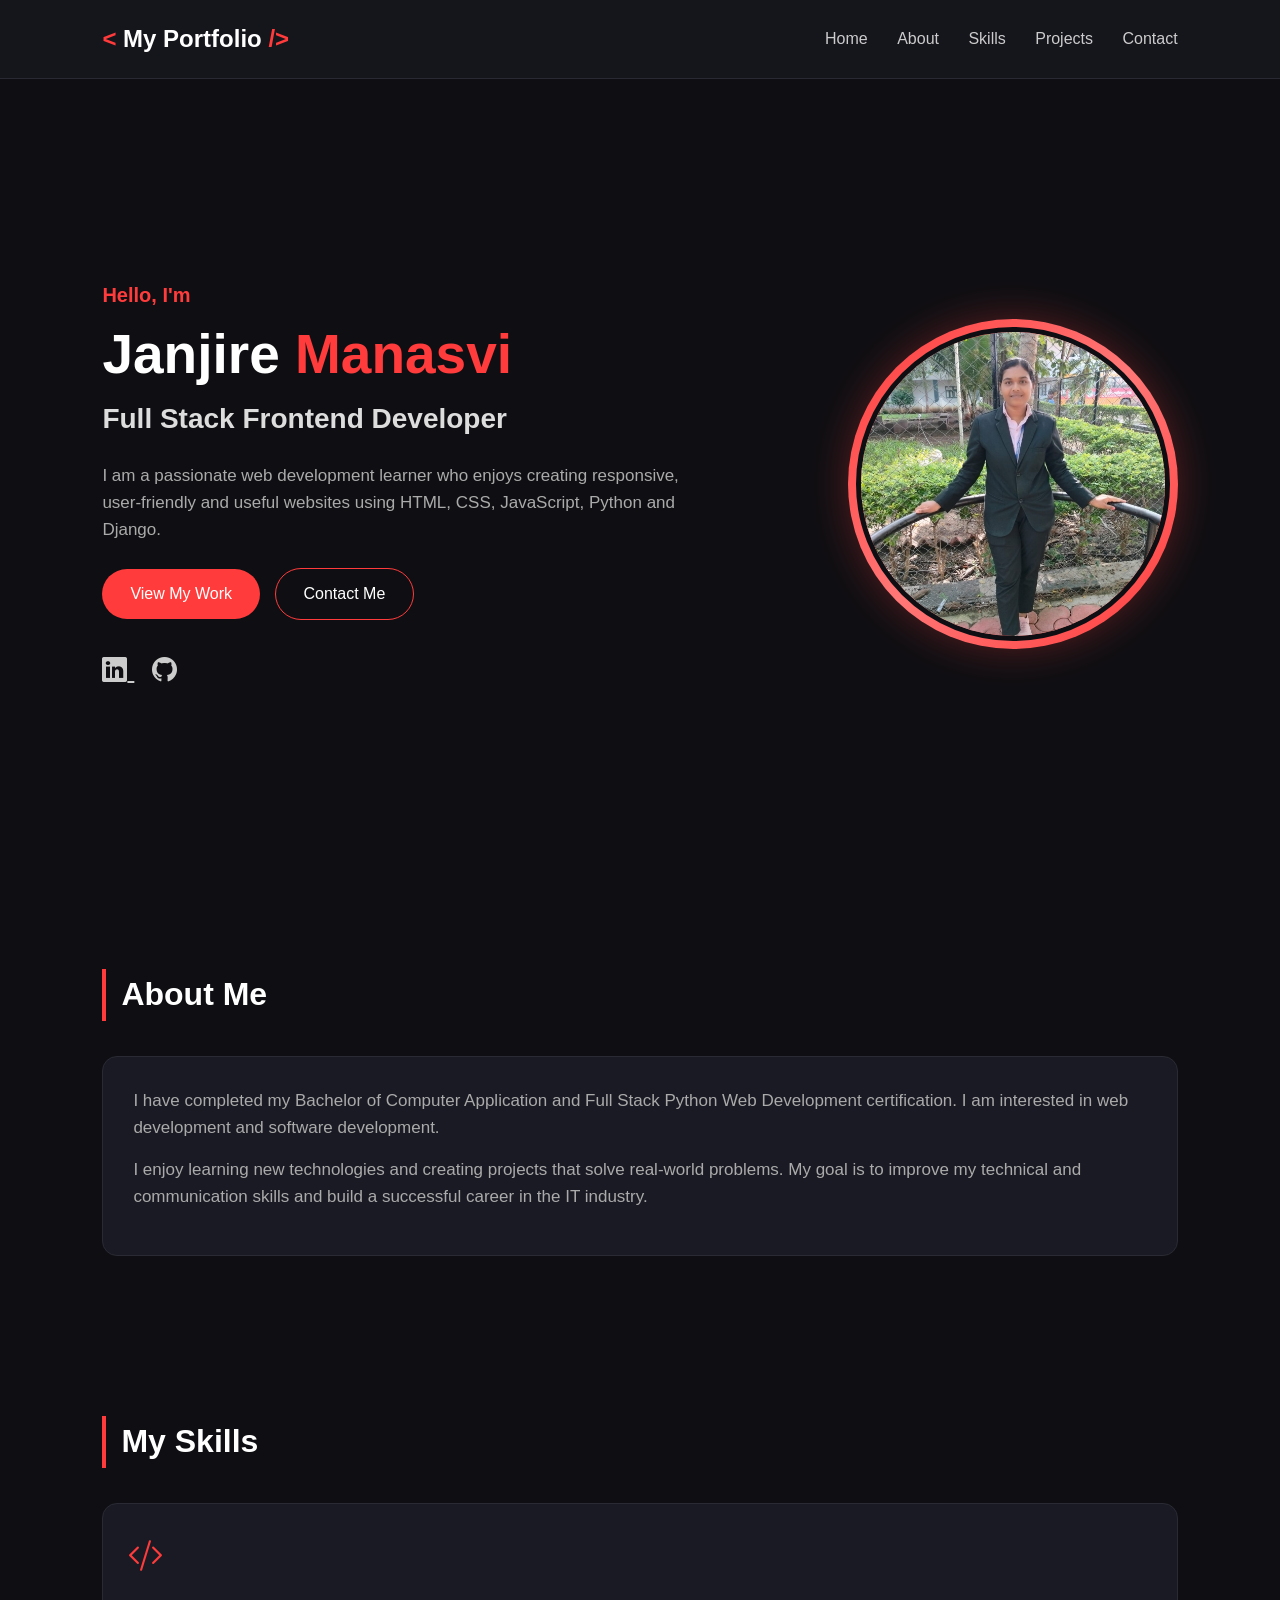
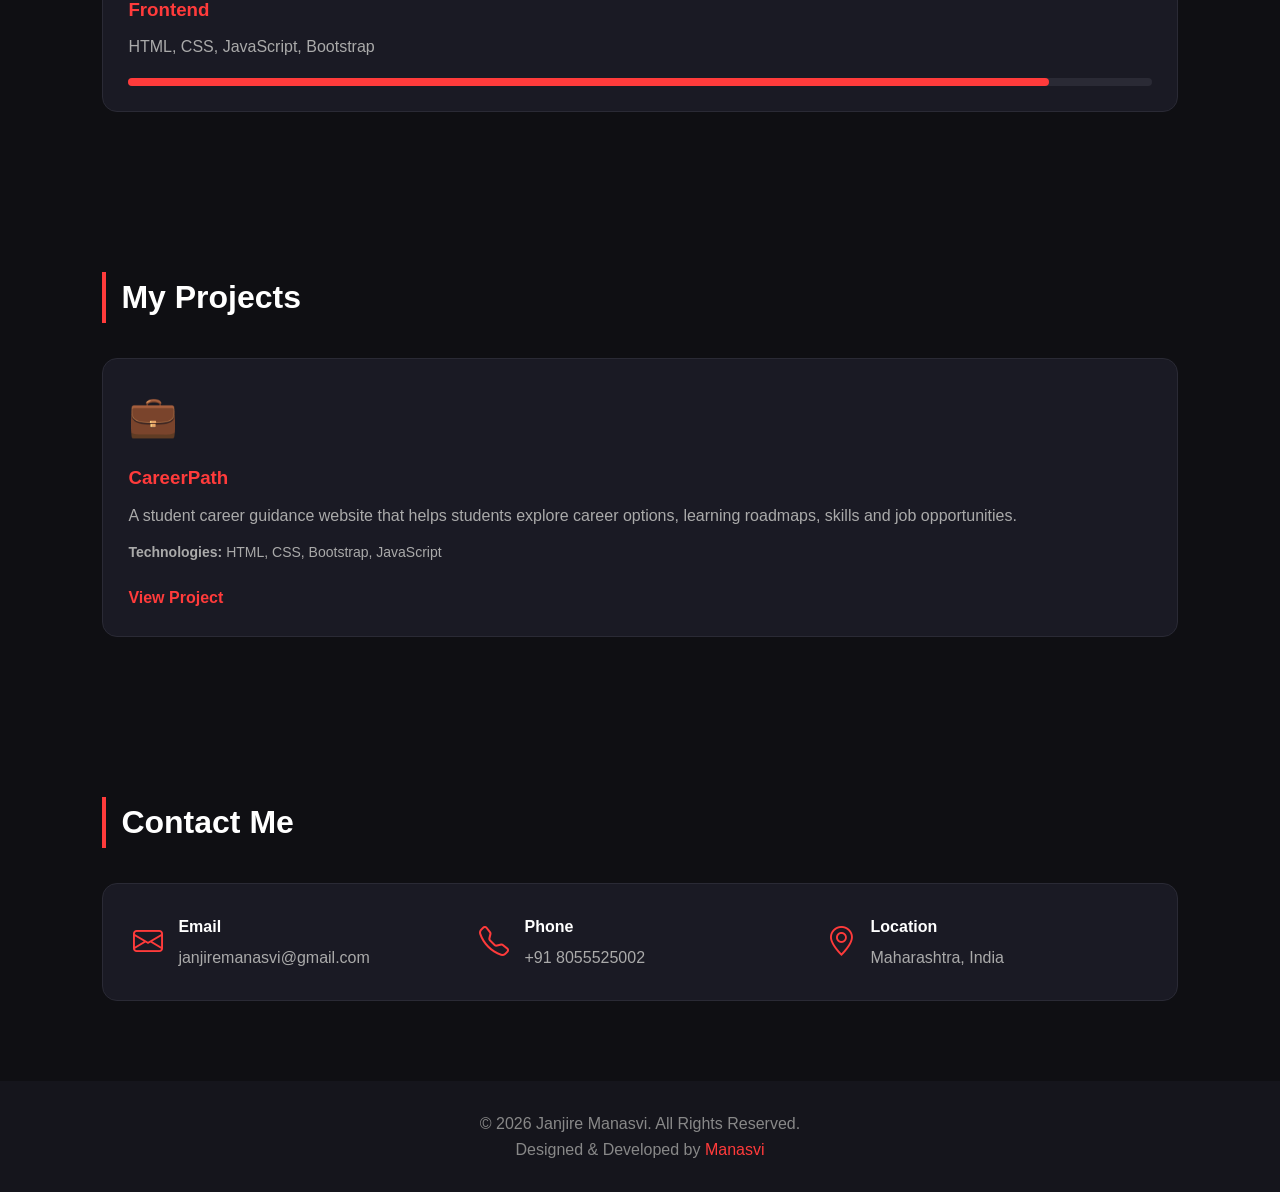
<file: index.html>
<!DOCTYPE html><html lang="en"><head>
    <meta charset="UTF-8">
    <meta name="viewport" content="width=device-width, initial-scale=1.0"><title>Manasvi | Full Stack Python Developer</title>

<!-- Bootstrap Icons -->
<link rel="stylesheet"
    href="https://cdn.jsdelivr.net/npm/bootstrap-icons@1.11.3/font/bootstrap-icons.min.css">

<!-- CSS -->
<link rel="stylesheet" href="css/style.css">

</head><body><!-- ================= NAVBAR ================= -->

<header>

    <div class="logo">
        <span>&lt;</span> My Portfolio <span>/&gt;</span>
    </div>

    <nav>
        <a href="#home">Home</a>
        <a href="about.html">About</a>
        <a href="skills.html">Skills</a>
        <a href="projects.html">Projects</a>
        <a href="contact.html">Contact</a>
    </nav>

</header>


<!-- ================= HOME ================= -->

<section class="hero" id="home">

    <div class="hero-text">

        <p class="hello">Hello, I'm</p>

        <h1>
            Janjire <span>Manasvi</span>
        </h1>

        <h2>Full Stack Frontend Developer</h2>

        <p class="intro">
            I am a passionate web development learner who enjoys
            creating responsive, user-friendly and useful websites
            using HTML, CSS, JavaScript, Python and Django.
        </p>

        <div class="buttons">

            <a href="#projects" class="btn">
                View My Work
            </a>

            <a href="#contact" class="btn outline">
                Contact Me
            </a>

        </div>

        <div class="social-icons">

            <a href="https://www.linkedin.com/in/manasvi-janjire-925442356?utm_source=share_via&utm_content=profile&utm_medium=member_android" title="LinkedIn">
                <i class="bi bi-linkedin"></i>
            </a>

            <a href="https://github.com/manasvijanjire" title="GitHub">
                <i class="bi bi-github"></i>
            </a>

        </div>

    </div>


    <!-- PROFILE PHOTO -->

    <div class="profile-container">

        <div class="profile-circle">

            <img src="myimg.jpeg"
                alt="Janjire Manasvi Profile Photo">

        </div>

    </div>

</section>


<!-- ================= ABOUT ================= -->

<section id="about">

    <h2 class="title">About Me</h2>

    <div class="about-card">

        <p>
            I have completed my Bachelor of Computer Application
            and Full Stack Python Web Development certification.
            I am interested in web development and software
            development.
        </p>

        <p>
            I enjoy learning new technologies and creating projects
            that solve real-world problems. My goal is to improve
            my technical and communication skills and build a
            successful career in the IT industry.
        </p>

    </div>

</section>


<!-- ================= SKILLS ================= -->

<section id="skills">

    <h2 class="title">My Skills</h2>

    <div class="grid">

        <div class="card">

            <div class="skill-icon">
                <i class="bi bi-code-slash"></i>
            </div>

            <h3>Frontend</h3>

            <p>
                HTML, CSS, JavaScript, Bootstrap
            </p>

            <div class="skill-bar">
                <div class="skill-fill frontend"></div>
            </div>

        </div>
    </div>

</section>


<!-- ================= PROJECTS ================= -->

<section id="projects">

    <h2 class="title">My Projects</h2>

    <div class="grid">

        <!-- Project 1 -->

        <div class="card project-card">

            <div class="project-icon">
                💼
            </div>

            <h3>CareerPath</h3>

            <p>
                A student career guidance website that helps
                students explore career options, learning
                roadmaps, skills and job opportunities.
            </p>

            <p class="technology">
                <strong>Technologies:</strong>
                HTML, CSS, Bootstrap, JavaScript
            </p>

            <a href="#" class="project-btn">
                View Project
            </a>

        </div>
    </div>

</section>


<!-- ================= CONTACT ================= -->

<section id="contact">

    <h2 class="title">Contact Me</h2>

    <div class="contact-card">

        <div class="contact-item">

            <i class="bi bi-envelope"></i>

            <div>
                <h4>Email</h4>
                <p>janjiremanasvi@gmail.com</p>
            </div>

        </div>


        <div class="contact-item">

            <i class="bi bi-telephone"></i>

            <div>
                <h4>Phone</h4>
                <p>+91 8055525002</p>
            </div>

        </div>


        <div class="contact-item">

            <i class="bi bi-geo-alt"></i>

            <div>
                <h4>Location</h4>
                <p>Maharashtra, India</p>
            </div>

        </div>

    </div>

</section>


<!-- ================= FOOTER ================= -->

<footer>

    <p>
        © 2026 Janjire Manasvi. All Rights Reserved.
    </p>

    <p>
        Designed & Developed by <span>Manasvi</span>
    </p>

</footer>

</body>
</html>
</file>
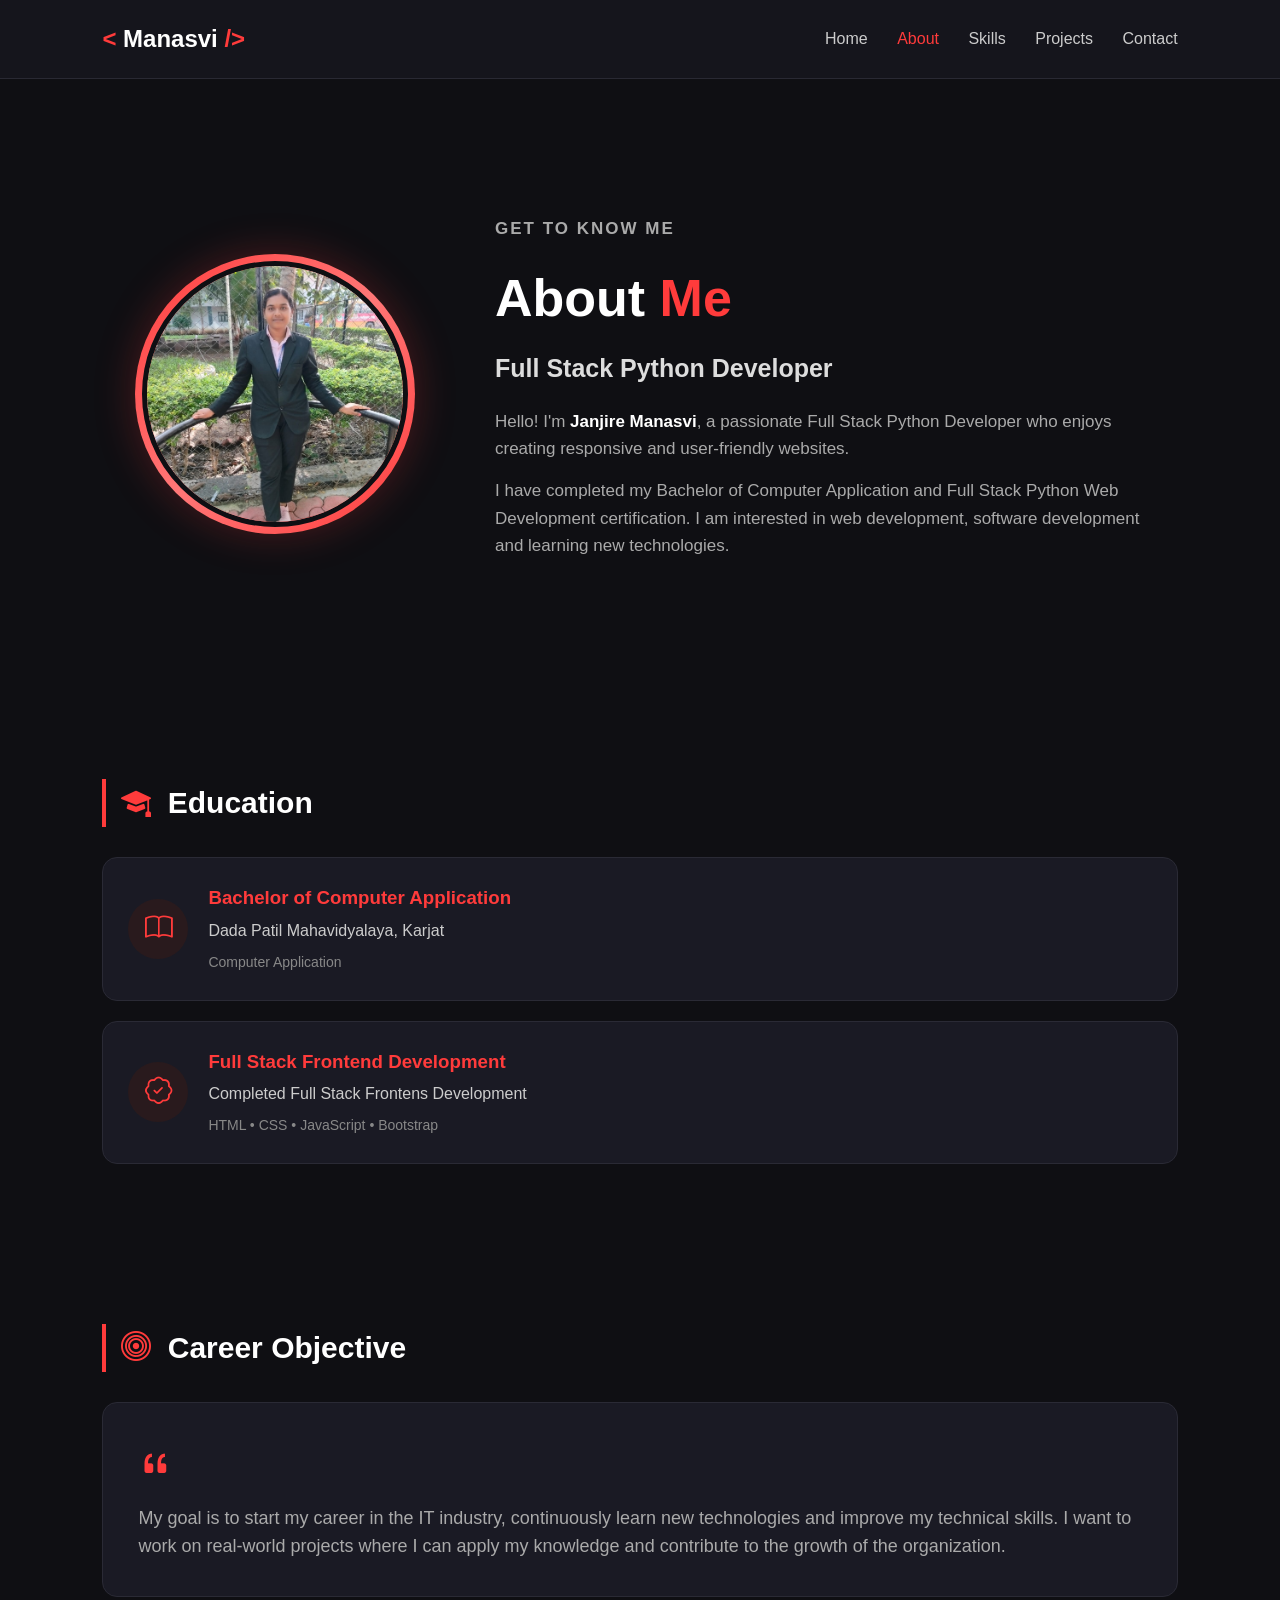
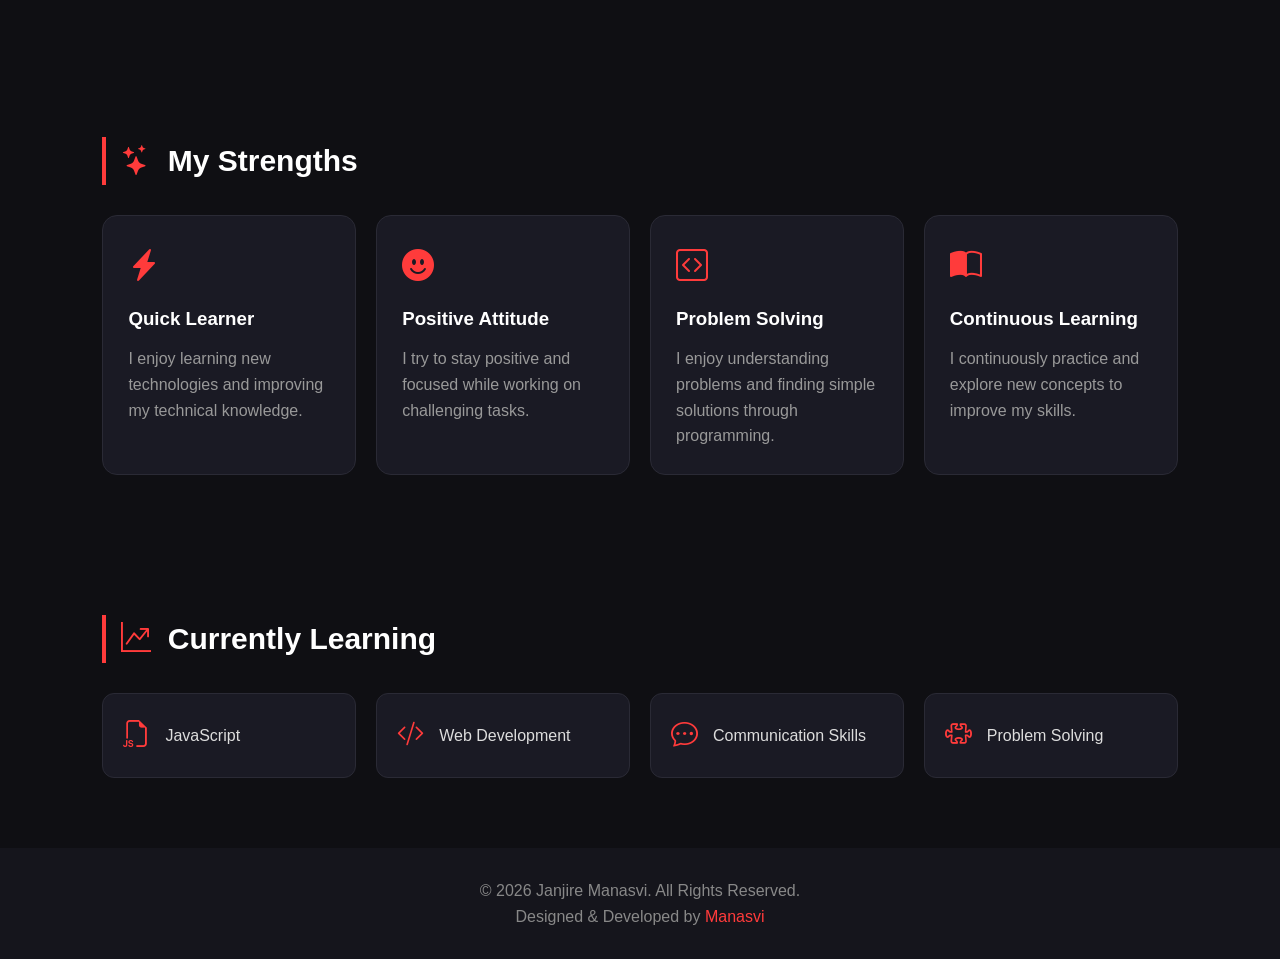
<file: about.html>
<!DOCTYPE html><html lang="en"><head><meta charset="UTF-8">

<meta name="viewport"
      content="width=device-width, initial-scale=1.0">

<title>About Me | Manasvi</title>

<!-- Bootstrap Icons -->
<link rel="stylesheet"
      href="https://cdn.jsdelivr.net/npm/bootstrap-icons@1.11.3/font/bootstrap-icons.min.css">

<!-- CSS -->
<link rel="stylesheet" href="css/about.css">

</head><body><!-- ================= NAVBAR ================= -->

<header>

    <div class="logo">
        <span>&lt;</span> Manasvi <span>/&gt;</span>
    </div>

    <nav>

        <a href="index.html">Home</a>

        <a href="about.html" class="active">
            About
        </a>

        <a href="skills.html">
            Skills
        </a>

        <a href="projects.html">
            Projects
        </a>

        <a href="contact.html">
            Contact
        </a>

    </nav>

</header>


<!-- ================= ABOUT HERO ================= -->

<section class="about-hero">

    <div class="about-photo">

        <div class="photo-circle">

            <img src="myimg.jpeg"
                 alt="Janjire Manasvi">

        </div>

    </div>


    <div class="about-intro">

        <p class="small-title">
            GET TO KNOW ME
        </p>

        <h1>
            About <span>Me</span>
        </h1>

        <h2>
            Full Stack Python Developer
        </h2>

        <p>
            Hello! I'm <strong>Janjire Manasvi</strong>,
            a passionate Full Stack Python Developer who
            enjoys creating responsive and user-friendly
            websites.
        </p>

        <p>
            I have completed my Bachelor of Computer
            Application and Full Stack Python Web Development
            certification. I am interested in web development,
            software development and learning new technologies.
        </p>

    </div>

</section>


<!-- ================= EDUCATION ================= -->

<section class="section">

    <h2 class="section-title">
        <i class="bi bi-mortarboard-fill"></i>
        Education
    </h2>


    <div class="info-card">

        <div class="card-icon">
            <i class="bi bi-book"></i>
        </div>

        <div>

            <h3>
                Bachelor of Computer Application
            </h3>

            <p>
                Dada Patil Mahavidyalaya, Karjat
            </p>

            <span>
                Computer Application
            </span>

        </div>

    </div>


    <div class="info-card">

        <div class="card-icon">
            <i class="bi bi-patch-check"></i>
        </div>

        <div>

            <h3>
                Full Stack Frontend Development
            </h3>

            <p>
                Completed Full Stack Frontens Development
            </p>

            <span>
                HTML • CSS • JavaScript • Bootstrap
            </span>

        </div>

    </div>

</section>


<!-- ================= CAREER OBJECTIVE ================= -->

<section class="section">

    <h2 class="section-title">
        <i class="bi bi-bullseye"></i>
        Career Objective
    </h2>

    <div class="objective-card">

        <i class="bi bi-quote quote-icon"></i>

        <p>
            My goal is to start my career in the IT industry,
            continuously learn new technologies and improve
            my technical skills. I want to work on real-world
            projects where I can apply my knowledge and
            contribute to the growth of the organization.
        </p>

    </div>

</section>


<!-- ================= STRENGTHS ================= -->

<section class="section">

    <h2 class="section-title">
        <i class="bi bi-stars"></i>
        My Strengths
    </h2>


    <div class="strength-grid">

        <div class="strength-card">

            <i class="bi bi-lightning-charge-fill"></i>

            <h3>Quick Learner</h3>

            <p>
                I enjoy learning new technologies and
                improving my technical knowledge.
            </p>

        </div>


        <div class="strength-card">

            <i class="bi bi-emoji-smile-fill"></i>

            <h3>Positive Attitude</h3>

            <p>
                I try to stay positive and focused while
                working on challenging tasks.
            </p>

        </div>


        <div class="strength-card">

            <i class="bi bi-code-square"></i>

            <h3>Problem Solving</h3>

            <p>
                I enjoy understanding problems and finding
                simple solutions through programming.
            </p>

        </div>


        <div class="strength-card">

            <i class="bi bi-book-half"></i>

            <h3>Continuous Learning</h3>

            <p>
                I continuously practice and explore new
                concepts to improve my skills.
            </p>

        </div>

    </div>

</section>


<!-- ================= CURRENTLY LEARNING ================= -->

<section class="section">

    <h2 class="section-title">
        <i class="bi bi-graph-up-arrow"></i>
        Currently Learning
    </h2>


    <div class="learning-grid">

        <div class="learning-item">
            <i class="bi bi-filetype-js"></i>
            <span>JavaScript</span>
        </div>

        <div class="learning-item">
            <i class="bi bi-code-slash"></i>
            <span>Web Development</span>
        </div>

        <div class="learning-item">
            <i class="bi bi-chat-dots"></i>
            <span>Communication Skills</span>
        </div>

        <div class="learning-item">
            <i class="bi bi-puzzle"></i>
            <span>Problem Solving</span>
        </div>

    </div>

</section>


<!-- ================= FOOTER ================= -->

<footer>

    <p>
        © 2026 Janjire Manasvi. All Rights Reserved.
    </p>

    <p>
        Designed & Developed by
        <span>Manasvi</span>
    </p>

</footer>

</body>
</html>
</file>
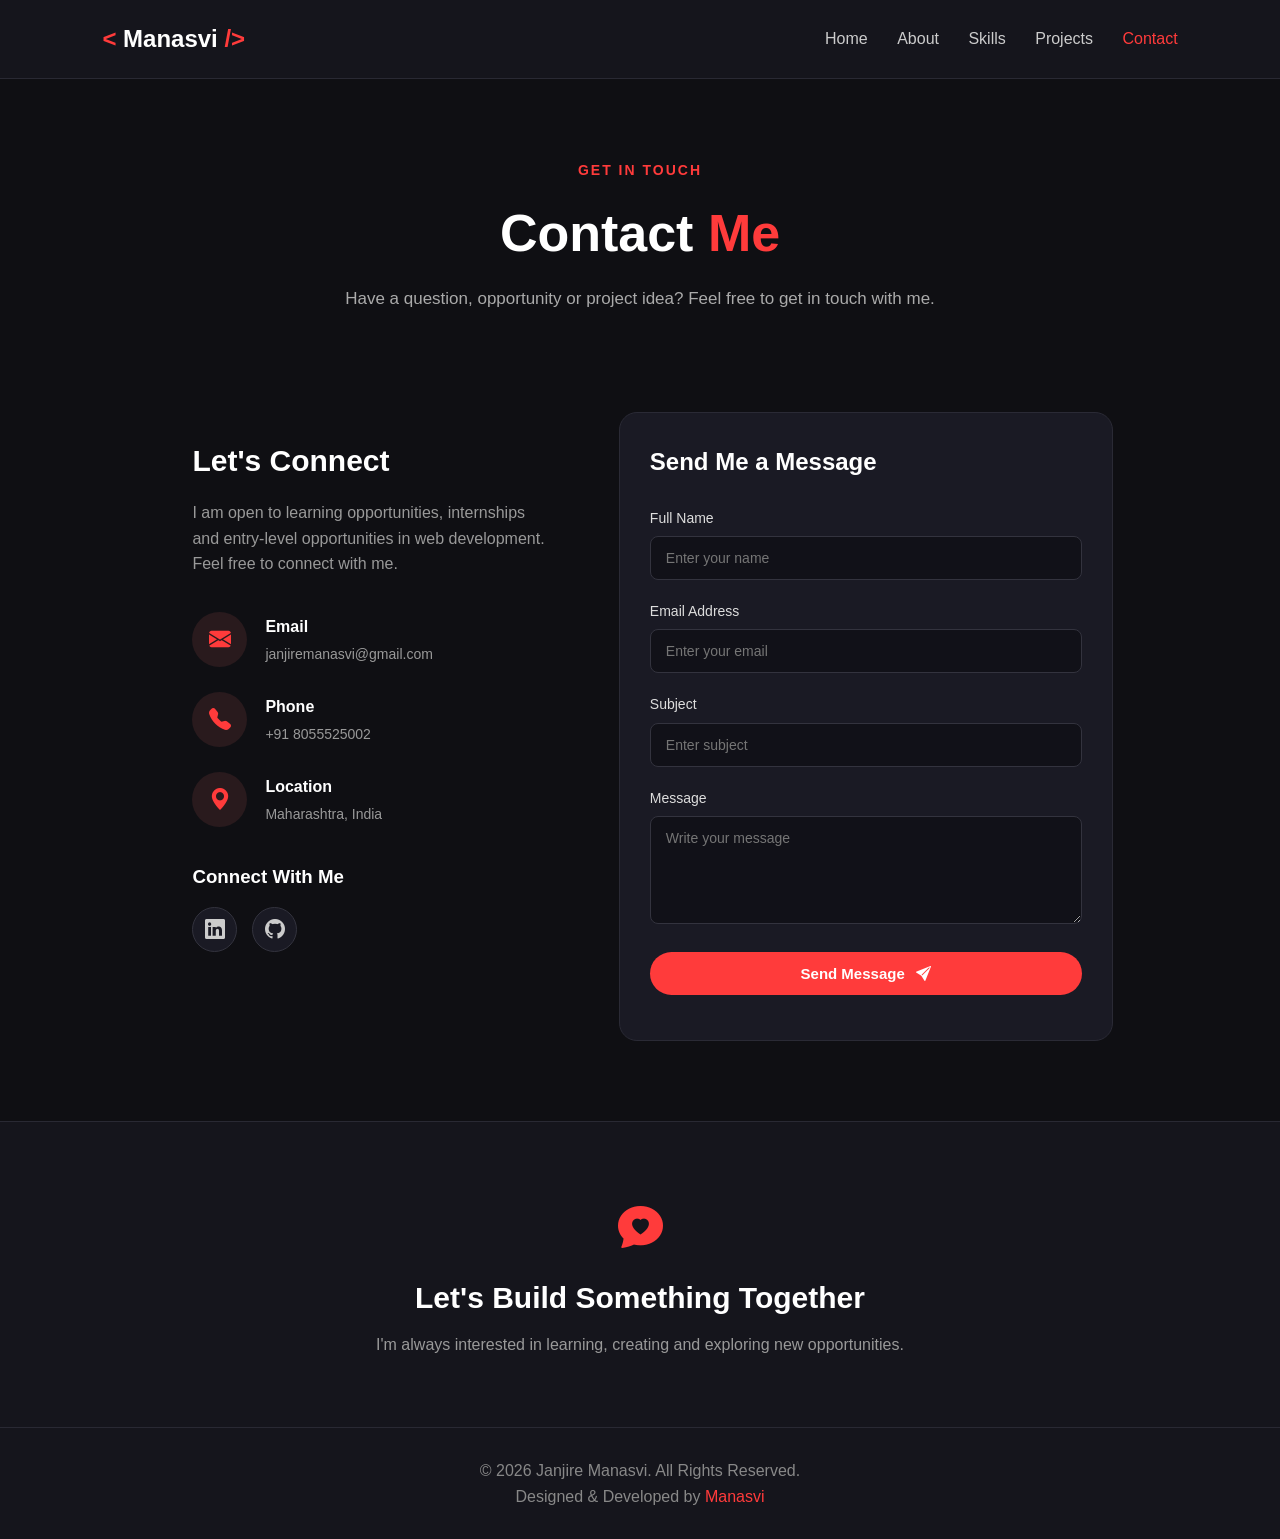
<file: contact.html>
<!DOCTYPE html><html lang="en"><head><meta charset="UTF-8">

<meta name="viewport"
      content="width=device-width, initial-scale=1.0">

<title>Contact | Manasvi</title>

<!-- Bootstrap Icons -->
<link rel="stylesheet"
      href="https://cdn.jsdelivr.net/npm/bootstrap-icons@1.11.3/font/bootstrap-icons.min.css">

<!-- CSS -->
<link rel="stylesheet" href="css/contact.css">

</head><body><!-- ================= NAVBAR ================= -->

<header>

    <div class="logo">
        <span>&lt;</span> Manasvi <span>/&gt;</span>
    </div>

    <nav>

        <a href="index.html">
            Home
        </a>

        <a href="about.html">
            About
        </a>

        <a href="skills.html">
            Skills
        </a>

        <a href="projects.html">
            Projects
        </a>

        <a href="contact.html" class="active">
            Contact
        </a>

    </nav>

</header>


<!-- ================= CONTACT HERO ================= -->

<section class="contact-hero">

    <p class="small-title">
        GET IN TOUCH
    </p>

    <h1>
        Contact <span>Me</span>
    </h1>

    <p>
        Have a question, opportunity or project idea?
        Feel free to get in touch with me.
    </p>

</section>


<!-- ================= CONTACT SECTION ================= -->

<section class="contact-section">


    <!-- ================= CONTACT INFO ================= -->

    <div class="contact-info">

        <h2>
            Let's Connect
        </h2>

        <p class="description">
            I am open to learning opportunities, internships
            and entry-level opportunities in web development.
            Feel free to connect with me.
        </p>


        <!-- EMAIL -->

        <div class="contact-item">

            <div class="contact-icon">
                <i class="bi bi-envelope-fill"></i>
            </div>

            <div>

                <h4>Email</h4>

                <p>
                   janjiremanasvi@gmail.com
                </p>

            </div>

        </div>


        <!-- PHONE -->

        <div class="contact-item">

            <div class="contact-icon">
                <i class="bi bi-telephone-fill"></i>
            </div>

            <div>

                <h4>Phone</h4>

                <p>
                    +91 8055525002
                </p>

            </div>

        </div>


        <!-- LOCATION -->

        <div class="contact-item">

            <div class="contact-icon">
                <i class="bi bi-geo-alt-fill"></i>
            </div>

            <div>

                <h4>Location</h4>

                <p>
                    Maharashtra, India
                </p>

            </div>

        </div>


        <!-- SOCIAL LINKS -->

        <h3 class="social-title">
            Connect With Me
        </h3>

        <div class="social-links">

            <a href="https://www.linkedin.com/in/manasvi-janjire-925442356?utm_source=share_via&utm_content=profile&utm_medium=member_android" title="LinkedIn">
                <i class="bi bi-linkedin"></i>
            </a>

            <a href="https://github.com/manasvijanjire" title="GitHub">
                <i class="bi bi-github"></i>
            </a>
        </div>

    </div>


    <!-- ================= CONTACT FORM ================= -->

    <div class="contact-form-card">

        <h2>
            Send Me a Message
        </h2>


        <form id="contactForm">


            <!-- NAME -->

            <div class="form-group">

                <label for="name">
                    Full Name
                </label>

                <input type="text"
                       id="name"
                       placeholder="Enter your name">

                <small id="nameError"></small>

            </div>


            <!-- EMAIL -->

            <div class="form-group">

                <label for="email">
                    Email Address
                </label>

                <input type="email"
                       id="email"
                       placeholder="Enter your email">

                <small id="emailError"></small>

            </div>


            <!-- SUBJECT -->

            <div class="form-group">

                <label for="subject">
                    Subject
                </label>

                <input type="text"
                       id="subject"
                       placeholder="Enter subject">

                <small id="subjectError"></small>

            </div>


            <!-- MESSAGE -->

            <div class="form-group">

                <label for="message">
                    Message
                </label>

                <textarea id="message"
                          rows="5"
                          placeholder="Write your message"></textarea>

                <small id="messageError"></small>

            </div>


            <!-- BUTTON -->

            <button type="submit">

                Send Message

                <i class="bi bi-send-fill"></i>

            </button>


            <!-- SUCCESS MESSAGE -->

            <p id="successMessage"></p>

        </form>

    </div>

</section>


<!-- ================= CTA ================= -->

<section class="connect-section">

    <i class="bi bi-chat-heart-fill"></i>

    <h2>
        Let's Build Something Together
    </h2>

    <p>
        I'm always interested in learning, creating and
        exploring new opportunities.
    </p>

</section>


<!-- ================= FOOTER ================= -->

<footer>

    <p>
        © 2026 Janjire Manasvi. All Rights Reserved.
    </p>

    <p>
        Designed & Developed by
        <span>Manasvi</span>
    </p>

</footer>


<!-- ================= JAVASCRIPT ================= -->

<script>

    const form = document.getElementById("contactForm");

    form.addEventListener("submit", function(event) {

        event.preventDefault();

        let name = document.getElementById("name").value.trim();
        let email = document.getElementById("email").value.trim();
        let subject = document.getElementById("subject").value.trim();
        let message = document.getElementById("message").value.trim();

        let valid = true;


        // Clear previous errors

        document.getElementById("nameError").textContent = "";
        document.getElementById("emailError").textContent = "";
        document.getElementById("subjectError").textContent = "";
        document.getElementById("messageError").textContent = "";

        document.getElementById("successMessage").textContent = "";


        // Name validation

        if (name === "") {

            document.getElementById("nameError").textContent =
                "Please enter your name.";

            valid = false;
        }


        // Email validation

        const emailPattern =
            /^[^\s@]+@[^\s@]+\.[^\s@]+$/;

        if (email === "") {

            document.getElementById("emailError").textContent =
                "Please enter your email.";

            valid = false;

        } else if (!emailPattern.test(email)) {

            document.getElementById("emailError").textContent =
                "Please enter a valid email.";

            valid = false;
        }


        // Subject validation

        if (subject === "") {

            document.getElementById("subjectError").textContent =
                "Please enter a subject.";

            valid = false;
        }


        // Message validation

        if (message === "") {

            document.getElementById("messageError").textContent =
                "Please enter your message.";

            valid = false;
        }


        // Success

        if (valid) {

            document.getElementById("successMessage").textContent =
                "Thank you! Your message has been submitted successfully.";

            form.reset();

        }

    });

</script>

</body></html>
</file>
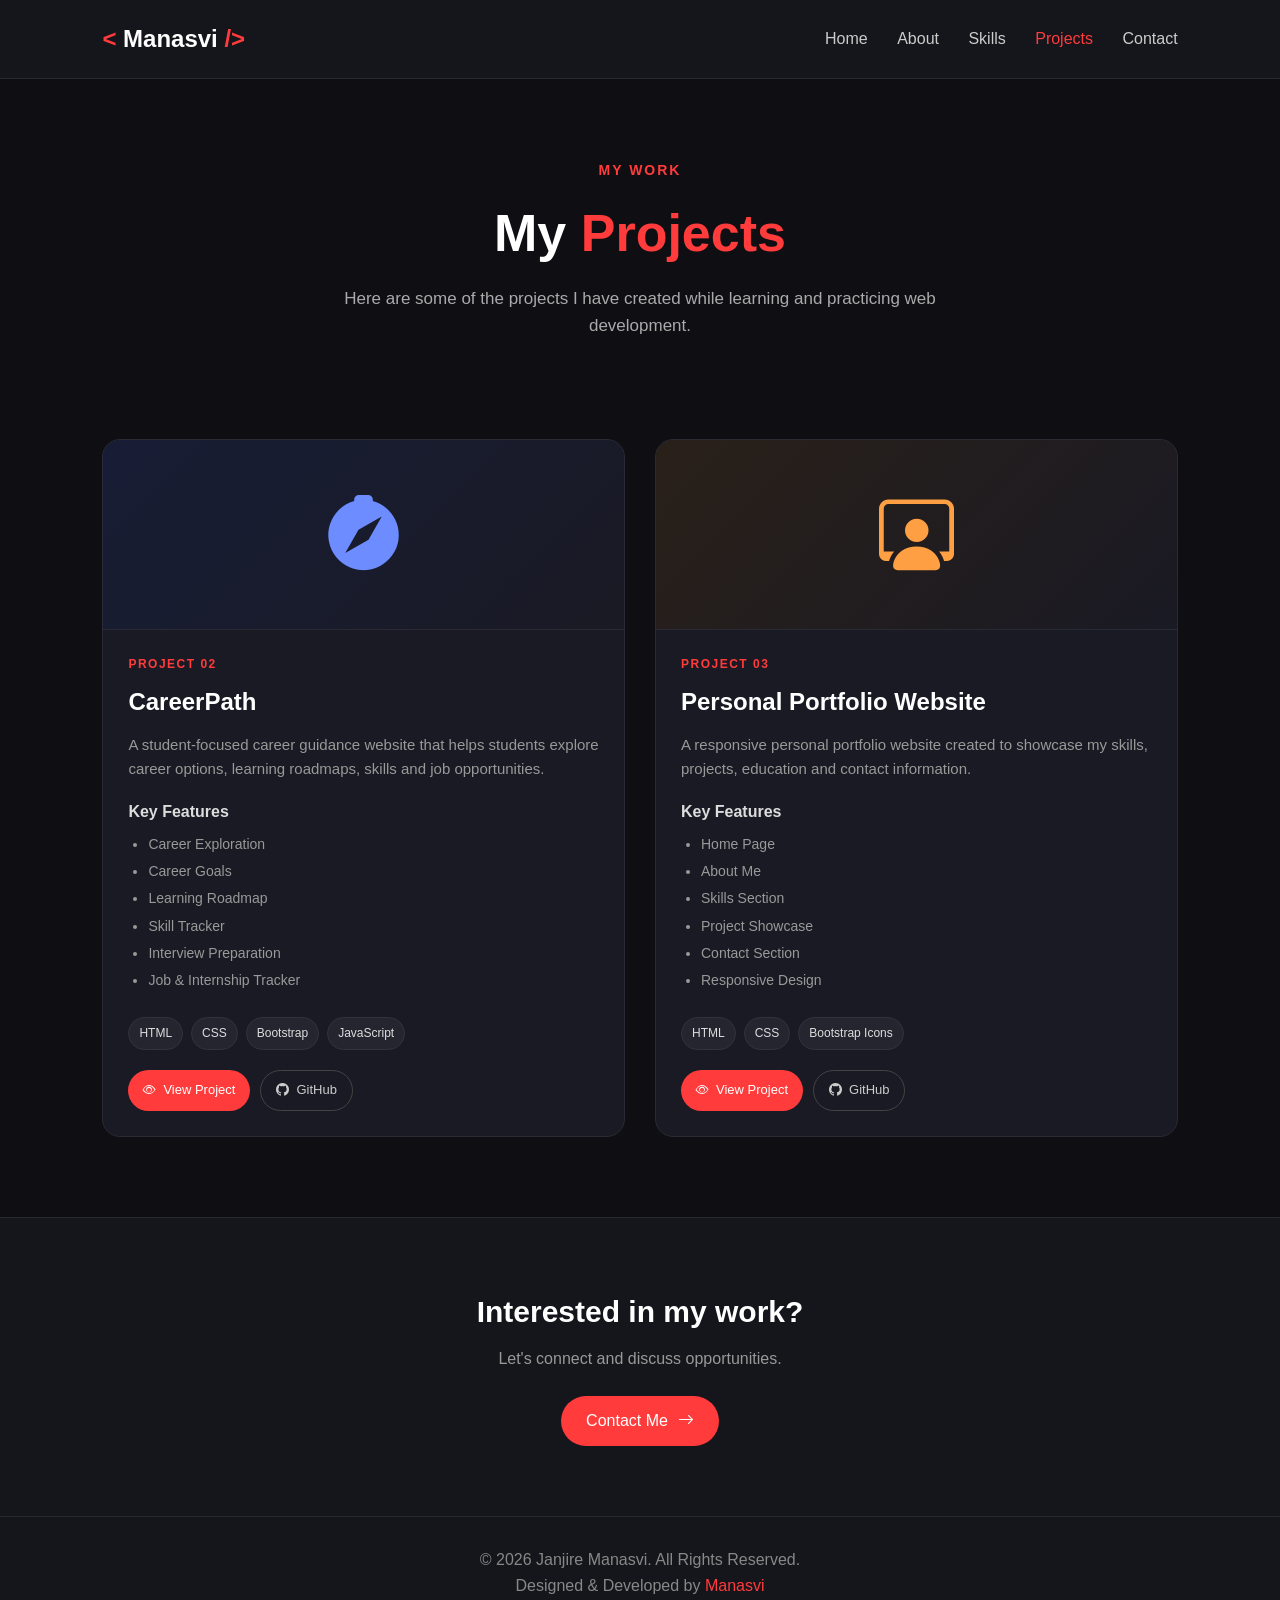
<file: projects.html>
<!DOCTYPE html><html lang="en"><head><meta charset="UTF-8">

<meta name="viewport"
      content="width=device-width, initial-scale=1.0">

<title>Projects | Manasvi</title>

<!-- Bootstrap Icons -->
<link rel="stylesheet"
      href="https://cdn.jsdelivr.net/npm/bootstrap-icons@1.11.3/font/bootstrap-icons.min.css">

<!-- CSS -->
<link rel="stylesheet" href="css/projects.css">

</head><body><!-- ================= NAVBAR ================= -->

<header>

    <div class="logo">
        <span>&lt;</span> Manasvi <span>/&gt;</span>
    </div>

    <nav>

        <a href="index.html">
            Home
        </a>

        <a href="about.html">
            About
        </a>

        <a href="skills.html">
            Skills
        </a>

        <a href="projects.html" class="active">
            Projects
        </a>

        <a href="contact.html">
            Contact
        </a>

    </nav>

</header>


<!-- ================= PROJECT HERO ================= -->

<section class="project-hero">

    <p class="small-title">
        MY WORK
    </p>

    <h1>
        My <span>Projects</span>
    </h1>

    <p>
        Here are some of the projects I have created while
        learning and practicing web development.
    </p>

</section>


<!-- ================= PROJECTS ================= -->

<section class="projects-section">

    <div class="project-grid">

        <!-- ================= PROJECT 1 ================= -->

        <div class="project-card">

            <div class="project-image career-image">

                <i class="bi bi-compass-fill"></i>

            </div>


            <div class="project-content">

                <span class="project-number">
                    PROJECT 02
                </span>

                <h2>
                    CareerPath
                </h2>

                <p>
                    A student-focused career guidance website
                    that helps students explore career options,
                    learning roadmaps, skills and job opportunities.
                </p>


                <h4>
                    Key Features
                </h4>

                <ul>

                    <li>
                        Career Exploration
                    </li>

                    <li>
                        Career Goals
                    </li>

                    <li>
                        Learning Roadmap
                    </li>

                    <li>
                        Skill Tracker
                    </li>

                    <li>
                        Interview Preparation
                    </li>

                    <li>
                        Job & Internship Tracker
                    </li>

                </ul>


                <div class="technologies">

                    <span>HTML</span>
                    <span>CSS</span>
                    <span>Bootstrap</span>
                    <span>JavaScript</span>

                </div>


                <div class="project-buttons">

                    <a href="#" class="btn">
                        <i class="bi bi-eye"></i>
                        View Project
                    </a>

                    <a href="#" class="btn github">
                        <i class="bi bi-github"></i>
                        GitHub
                    </a>

                </div>

            </div>

        </div>


        <!-- ================= PROJECT 2 ================= -->

        <div class="project-card">

            <div class="project-image portfolio-image">

                <i class="bi bi-person-workspace"></i>

            </div>


            <div class="project-content">

                <span class="project-number">
                    PROJECT 03
                </span>

                <h2>
                    Personal Portfolio Website
                </h2>

                <p>
                    A responsive personal portfolio website
                    created to showcase my skills, projects,
                    education and contact information.
                </p>


                <h4>
                    Key Features
                </h4>

                <ul>

                    <li>
                        Home Page
                    </li>

                    <li>
                        About Me
                    </li>

                    <li>
                        Skills Section
                    </li>

                    <li>
                        Project Showcase
                    </li>

                    <li>
                        Contact Section
                    </li>

                    <li>
                        Responsive Design
                    </li>

                </ul>


                <div class="technologies">

                    <span>HTML</span>
                    <span>CSS</span>
                    <span>Bootstrap Icons</span>

                </div>


                <div class="project-buttons">

                    <a href="index.html" class="btn">
                        <i class="bi bi-eye"></i>
                        View Project
                    </a>

                    <a href="#" class="btn github">
                        <i class="bi bi-github"></i>
                        GitHub
                    </a>

                </div>

            </div>

        </div>

    </div>

</section>


<!-- ================= CTA ================= -->

<section class="project-cta">

    <h2>
        Interested in my work?
    </h2>

    <p>
        Let's connect and discuss opportunities.
    </p>

    <a href="contact.html" class="cta-btn">
        Contact Me
        <i class="bi bi-arrow-right"></i>
    </a>

</section>


<!-- ================= FOOTER ================= -->

<footer>

    <p>
        © 2026 Janjire Manasvi. All Rights Reserved.
    </p>

    <p>
        Designed & Developed by
        <span>Manasvi</span>
    </p>

</footer>

</body>
</html>
</file>
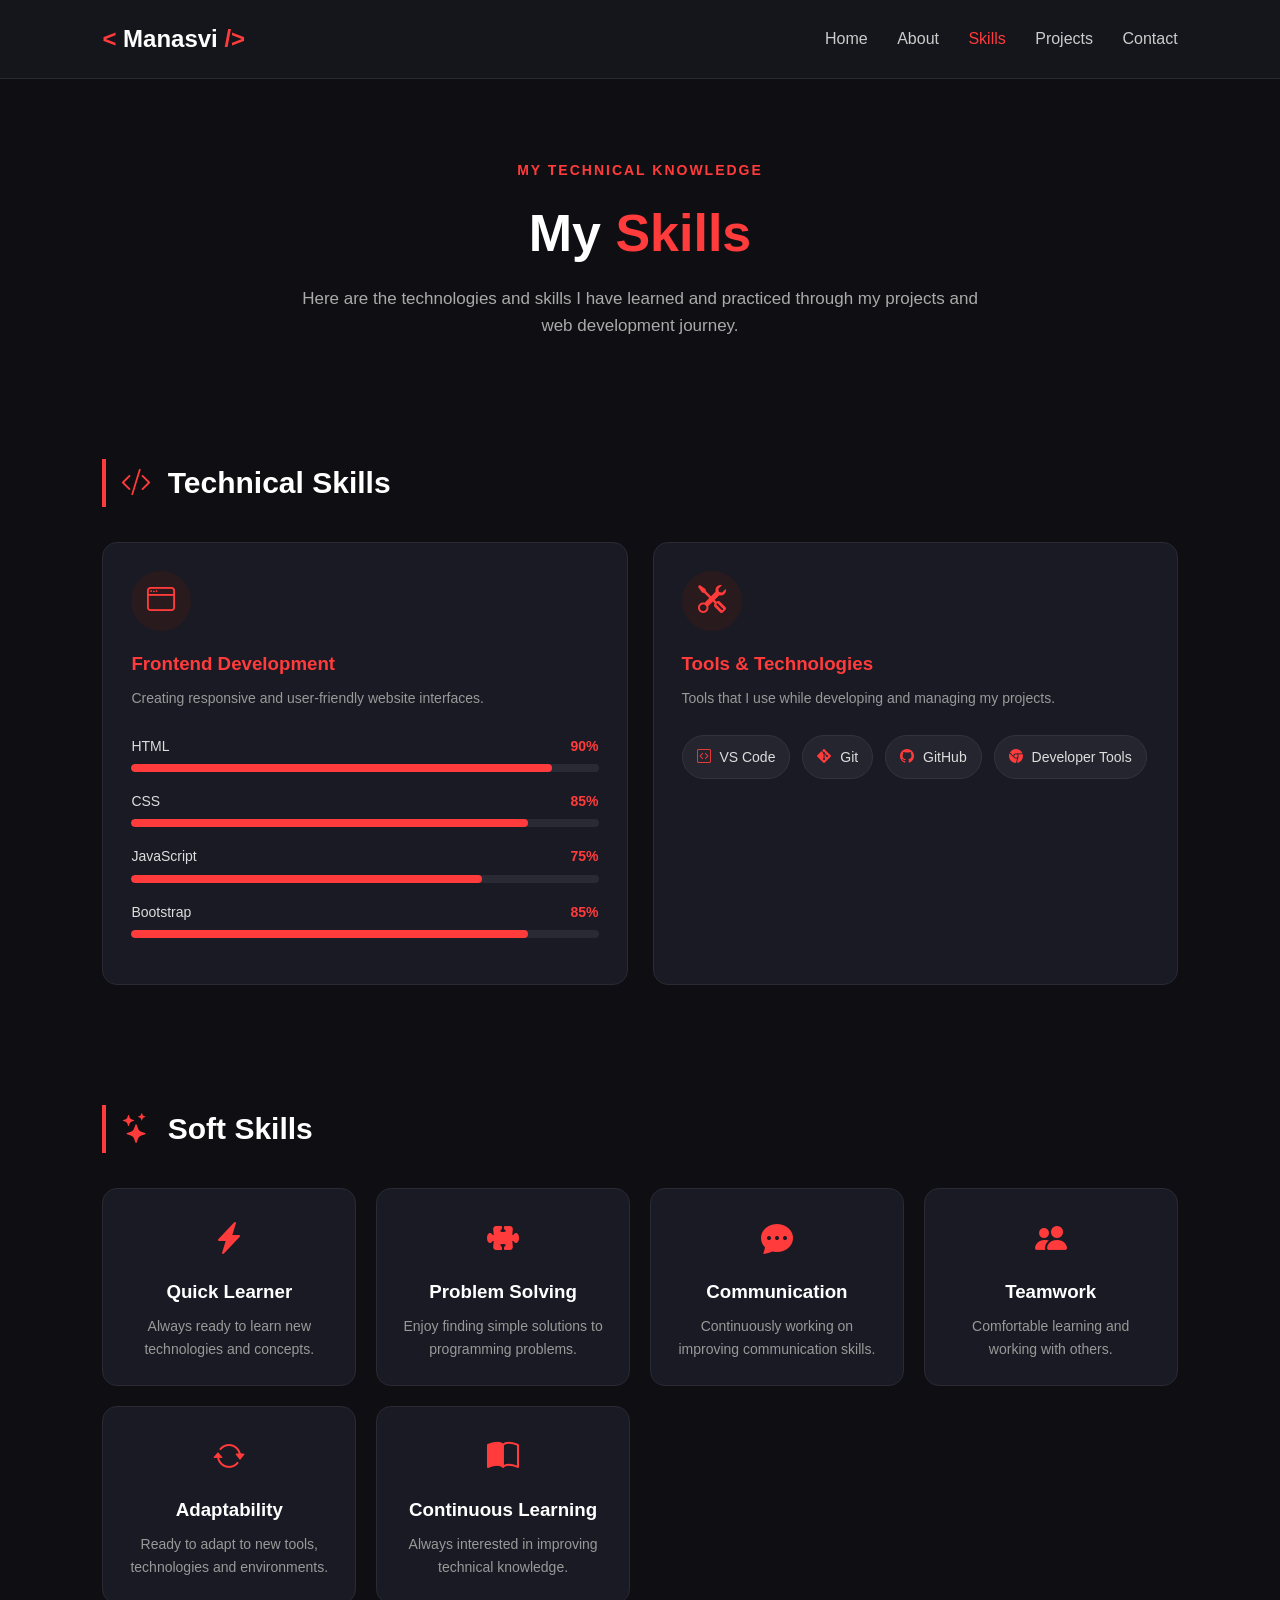
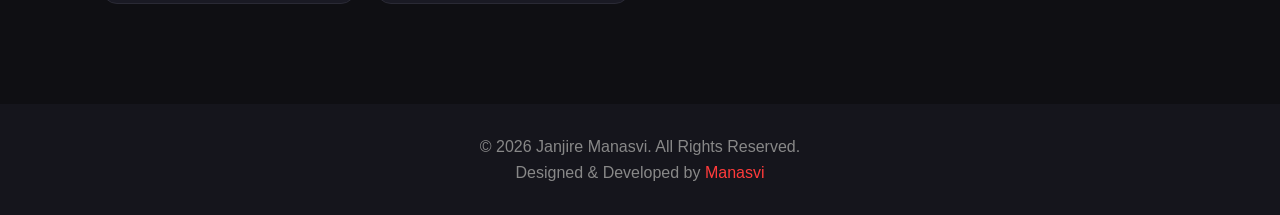
<file: skills.html>
<!DOCTYPE html><html lang="en"><head><meta charset="UTF-8">

<meta name="viewport"
      content="width=device-width, initial-scale=1.0">

<title>Skills | Manasvi</title>

<!-- Bootstrap Icons -->
<link rel="stylesheet"
      href="https://cdn.jsdelivr.net/npm/bootstrap-icons@1.11.3/font/bootstrap-icons.min.css">

<!-- CSS -->
<link rel="stylesheet" href="css/skills.css">

</head><body><!-- ================= NAVBAR ================= -->

<header>

    <div class="logo">
        <span>&lt;</span> Manasvi <span>/&gt;</span>
    </div>

    <nav>

        <a href="index.html">
            Home
        </a>

        <a href="about.html">
            About
        </a>

        <a href="skills.html" class="active">
            Skills
        </a>

        <a href="projects.html">
            Projects
        </a>

        <a href="contact.html">
            Contact
        </a>

    </nav>

</header>


<!-- ================= SKILLS HERO ================= -->

<section class="skills-hero">

    <p class="small-title">
        MY TECHNICAL KNOWLEDGE
    </p>

    <h1>
        My <span>Skills</span>
    </h1>

    <p>
        Here are the technologies and skills I have learned
        and practiced through my projects and web development
        journey.
    </p>

</section>


<!-- ================= TECHNICAL SKILLS ================= -->

<section class="skills-section">

    <h2 class="section-title">
        <i class="bi bi-code-slash"></i>
        Technical Skills
    </h2>


    <div class="skills-grid">


        <!-- FRONTEND -->

        <div class="skill-card">

            <div class="skill-icon">
                <i class="bi bi-window"></i>
            </div>

            <h3>Frontend Development</h3>

            <p>
                Creating responsive and user-friendly
                website interfaces.
            </p>


            <div class="skill">

                <div class="skill-name">
                    <span>HTML</span>
                    <span>90%</span>
                </div>

                <div class="skill-bar">
                    <div class="skill-fill html"></div>
                </div>

            </div>


            <div class="skill">

                <div class="skill-name">
                    <span>CSS</span>
                    <span>85%</span>
                </div>

                <div class="skill-bar">
                    <div class="skill-fill css"></div>
                </div>

            </div>


            <div class="skill">

                <div class="skill-name">
                    <span>JavaScript</span>
                    <span>75%</span>
                </div>

                <div class="skill-bar">
                    <div class="skill-fill javascript"></div>
                </div>

            </div>


            <div class="skill">

                <div class="skill-name">
                    <span>Bootstrap</span>
                    <span>85%</span>
                </div>

                <div class="skill-bar">
                    <div class="skill-fill bootstrap"></div>
                </div>

            </div>

        </div>


        <!-- TOOLS -->

        <div class="skill-card">

            <div class="skill-icon">
                <i class="bi bi-tools"></i>
            </div>

            <h3>Tools & Technologies</h3>

            <p>
                Tools that I use while developing and
                managing my projects.
            </p>


            <div class="tool-list">

                <span>
                    <i class="bi bi-code-square"></i>
                    VS Code
                </span>

                <span>
                    <i class="bi bi-git"></i>
                    Git
                </span>

                <span>
                    <i class="bi bi-github"></i>
                    GitHub
                </span>

                <span>
                    <i class="bi bi-browser-chrome"></i>
                    Developer Tools
                </span>

            </div>

        </div>

    </div>

</section>


<!-- ================= SOFT SKILLS ================= -->

<section class="soft-section">

    <h2 class="section-title">
        <i class="bi bi-stars"></i>
        Soft Skills
    </h2>


    <div class="soft-grid">


        <div class="soft-card">

            <i class="bi bi-lightning-charge-fill"></i>

            <h3>Quick Learner</h3>

            <p>
                Always ready to learn new technologies
                and concepts.
            </p>

        </div>


        <div class="soft-card">

            <i class="bi bi-puzzle-fill"></i>

            <h3>Problem Solving</h3>

            <p>
                Enjoy finding simple solutions to
                programming problems.
            </p>

        </div>


        <div class="soft-card">

            <i class="bi bi-chat-dots-fill"></i>

            <h3>Communication</h3>

            <p>
                Continuously working on improving
                communication skills.
            </p>

        </div>


        <div class="soft-card">

            <i class="bi bi-people-fill"></i>

            <h3>Teamwork</h3>

            <p>
                Comfortable learning and working
                with others.
            </p>

        </div>


        <div class="soft-card">

            <i class="bi bi-arrow-repeat"></i>

            <h3>Adaptability</h3>

            <p>
                Ready to adapt to new tools,
                technologies and environments.
            </p>

        </div>


        <div class="soft-card">

            <i class="bi bi-book-half"></i>

            <h3>Continuous Learning</h3>

            <p>
                Always interested in improving
                technical knowledge.
            </p>

        </div>

    </div>

</section>


<!-- ================= FOOTER ================= -->

<footer>

    <p>
        © 2026 Janjire Manasvi. All Rights Reserved.
    </p>

    <p>
        Designed & Developed by
        <span>Manasvi</span>
    </p>

</footer>

</body>
</html>
</file>
<file: css/style.css>
* {
  margin: 0;
  padding: 0;
  box-sizing: border-box;
  font-family: "Segoe UI", sans-serif;
  }

html {
scroll-behavior: smooth;
}

body {
background: #0f0f13;
color: white;
line-height: 1.6;
}

/* ================= NAVBAR ================= */

header {
width: 100%;
padding: 20px 8%;
background: #15151c;

display: flex;
justify-content: space-between;
align-items: center;

position: sticky;
top: 0;
z-index: 1000;

border-bottom: 1px solid #292933;

}

.logo {
font-size: 24px;
font-weight: bold;
}

.logo span {
color: #ff3b3b;
}

nav a {
color: #ccc;
text-decoration: none;
margin-left: 25px;
transition: 0.3s;
}

nav a:hover {
color: #ff3b3b;
}

/* ================= HERO ================= */

.hero {
min-height: 90vh;
padding: 80px 8%;

display: flex;
justify-content: space-between;
align-items: center;
gap: 50px;

}

.hero-text {
max-width: 650px;
}

.hello {
color: #ff3b3b;
font-size: 20px;
font-weight: 600;
}

.hero-text h1 {
font-size: 55px;
line-height: 1.2;
margin: 10px 0;
}

.hero-text h1 span {
color: #ff3b3b;
}

.hero-text h2 {
color: #ddd;
font-size: 28px;
margin-bottom: 20px;
}

.intro {
color: #aaa;
font-size: 17px;
max-width: 600px;
}

/* ================= BUTTONS ================= */

.buttons {
margin-top: 25px;
}

.btn {
display: inline-block;

background: #ff3b3b;
color: white;

padding: 12px 28px;
border-radius: 30px;

text-decoration: none;
margin-right: 10px;

transition: 0.3s;

}

.btn:hover {
transform: translateY(-3px);
background: #e52f2f;
}

.btn.outline {
background: transparent;
border: 1px solid #ff3b3b;
}

.btn.outline:hover {
background: #ff3b3b;
}

/* ================= SOCIAL ICONS ================= */

.social-icons {
margin-top: 30px;
}

.social-icons a {
color: #ccc;
font-size: 25px;
margin-right: 18px;
transition: 0.3s;
}

.social-icons a:hover {
color: #ff3b3b;
}

/* ================= PROFILE PHOTO ================= */

.profile-container {
display: flex;
justify-content: center;
align-items: center;
}

.profile-circle {
width: 330px;
height: 330px;

border-radius: 50%;

padding: 8px;

background: linear-gradient(
    135deg,
    #ff3b3b,
    #ff7777,
    #ff3b3b
);

box-shadow: 0 0 40px rgba(255, 59, 59, 0.3);

}

.profile-circle img {
width: 100%;
height: 100%;

object-fit: cover;

border-radius: 50%;

border: 5px solid #0f0f13;

}

/* ================= SECTION ================= */

section {
padding: 80px 8%;
}

.title {
font-size: 32px;
margin-bottom: 35px;

border-left: 4px solid #ff3b3b;
padding-left: 15px;

}

/* ================= ABOUT ================= */

.about-card {
background: #1a1a24;

padding: 30px;

border-radius: 15px;

border: 1px solid #2a2a35;

}

.about-card p {
color: #aaa;
margin-bottom: 15px;
font-size: 17px;
}

/* ================= GRID ================= */

.grid {
display: grid;

grid-template-columns:
    repeat(auto-fit, minmax(250px, 1fr));

gap: 25px;

}

/* ================= CARD ================= */

.card {
background: #1a1a24;

padding: 25px;

border-radius: 15px;

border: 1px solid #2a2a35;

transition: 0.3s;

}

.card:hover {
transform: translateY(-7px);

border-color: #ff3b3b;

box-shadow: 0 10px 30px rgba(0, 0, 0, 0.3);

}

.card h3 {
color: #ff3b3b;
margin-bottom: 10px;
}

.card p {
color: #aaa;
}

/* ================= SKILLS ================= */

.skill-icon {
font-size: 35px;
color: #ff3b3b;
margin-bottom: 10px;
}

.skill-bar {
width: 100%;
height: 8px;

background: #2a2a35;

border-radius: 10px;

margin-top: 18px;

}

.skill-fill {
height: 8px;

background: #ff3b3b;

border-radius: 10px;

}

.frontend {
width: 90%;
}

.backend {
width: 85%;
}

.database {
width: 80%;
}

/* ================= PROJECTS ================= */

.project-icon {
font-size: 40px;
margin-bottom: 15px;
}

.project-card p {
margin-bottom: 12px;
}

.technology {
font-size: 14px;
}

.project-btn {
display: inline-block;

margin-top: 10px;

color: #ff3b3b;

text-decoration: none;

font-weight: 600;

}

.project-btn:hover {
text-decoration: underline;
}

/* ================= CONTACT ================= */

.contact-card {
background: #1a1a24;

padding: 30px;

border-radius: 15px;

border: 1px solid #2a2a35;

display: grid;

grid-template-columns:
    repeat(auto-fit, minmax(220px, 1fr));

gap: 25px;

}

.contact-item {
display: flex;
align-items: center;
gap: 15px;
}

.contact-item i {
font-size: 30px;
color: #ff3b3b;
}

.contact-item h4 {
color: white;
margin-bottom: 5px;
}

.contact-item p {
color: #aaa;
}

/* ================= FOOTER ================= */

footer {
text-align: center;

padding: 30px;

background: #15151c;

color: #888;

}

footer span {
color: #ff3b3b;
}

/* ================= RESPONSIVE ================= */

@media (max-width: 768px) {

header {
    flex-direction: column;
    gap: 15px;
}

nav a {
    margin: 0 8px;
    font-size: 14px;
}

.hero {
    text-align: center;
    flex-direction: column-reverse;
    padding-top: 50px;
}

.hero-text h1 {
    font-size: 40px;
}

.hero-text h2 {
    font-size: 22px;
}

.profile-circle {
    width: 240px;
    height: 240px;
}

.social-icons {
    margin-top: 25px;
}

section {
    padding: 60px 6%;
}

}

/* ================= SMALL MOBILE ================= */

@media (max-width: 480px) {

nav {
    display: flex;
    flex-wrap: wrap;
    justify-content: center;
}

nav a {
    margin: 5px 7px;
}

.hero-text h1 {
    font-size: 34px;
}

.btn {
    margin-bottom: 10px;
}

}
</file>
<file: css/about.css>
* {
  margin: 0;
  padding: 0;
  box-sizing: border-box;
  font-family: "Segoe UI", sans-serif;
  }

html {
scroll-behavior: smooth;
}

body {
background: #0f0f13;
color: white;
line-height: 1.6;
}

/* ================= NAVBAR ================= */

header {
width: 100%;
padding: 20px 8%;

background: #15151c;

display: flex;
justify-content: space-between;
align-items: center;

position: sticky;
top: 0;
z-index: 1000;

border-bottom: 1px solid #292933;

}

.logo {
font-size: 24px;
font-weight: bold;
}

.logo span {
color: #ff3b3b;
}

nav a {
color: #ccc;
text-decoration: none;

margin-left: 25px;

transition: 0.3s;

}

nav a:hover,
nav a.active {
color: #ff3b3b;
}

/* ================= ABOUT HERO ================= */

.about-hero {
min-height: 70vh;

padding: 80px 8%;

display: flex;

align-items: center;

justify-content: center;

gap: 80px;

}

/* ================= PHOTO ================= */

.about-photo {
display: flex;
justify-content: center;
align-items: center;
}

.photo-circle {

width: 280px;
height: 280px;

padding: 7px;

border-radius: 50%;

background: linear-gradient(
    135deg,
    #ff3b3b,
    #ff7777,
    #ff3b3b
);

box-shadow:
    0 0 40px rgba(255, 59, 59, 0.25);

}

.photo-circle img {

width: 100%;
height: 100%;

object-fit: cover;

border-radius: 50%;

border: 5px solid #0f0f13;

}

/* ================= INTRO ================= */

.about-intro {
max-width: 650px;
}

.small-title {
color: #ff3b3b;

font-size: 14px;

font-weight: bold;

letter-spacing: 2px;

}

.about-intro h1 {

font-size: 52px;

margin: 8px 0;

}

.about-intro h1 span {
color: #ff3b3b;
}

.about-intro h2 {

color: #ddd;

font-size: 25px;

margin-bottom: 20px;

}

.about-intro p {

color: #aaa;

font-size: 17px;

margin-bottom: 15px;

}

.about-intro strong {
color: white;
}

/* ================= SECTION ================= */

.section {

padding: 70px 8%;

}

.section-title {

font-size: 30px;

margin-bottom: 30px;

border-left: 4px solid #ff3b3b;

padding-left: 15px;

}

.section-title i {
color: #ff3b3b;

margin-right: 8px;

}

/* ================= EDUCATION ================= */

.info-card {

background: #1a1a24;

border: 1px solid #2a2a35;

border-radius: 15px;

padding: 25px;

margin-bottom: 20px;

display: flex;

align-items: center;

gap: 20px;

transition: 0.3s;

}

.info-card:hover {

transform: translateY(-5px);

border-color: #ff3b3b;

}

.card-icon {

min-width: 60px;
height: 60px;

border-radius: 50%;

background: #291a1d;

display: flex;

align-items: center;

justify-content: center;

}

.card-icon i {

color: #ff3b3b;

font-size: 27px;

}

.info-card h3 {

color: #ff3b3b;

margin-bottom: 5px;

}

.info-card p {

color: #ccc;

margin-bottom: 5px;

}

.info-card span {

color: #888;

font-size: 14px;

}

/* ================= OBJECTIVE ================= */

.objective-card {

background: #1a1a24;

border: 1px solid #2a2a35;

border-radius: 15px;

padding: 35px;

position: relative;

}

.quote-icon {

color: #ff3b3b;

font-size: 35px;

}

.objective-card p {

color: #aaa;

font-size: 18px;

margin-top: 10px;

}

/* ================= STRENGTHS ================= */

.strength-grid {

display: grid;

grid-template-columns:
    repeat(auto-fit, minmax(220px, 1fr));

gap: 20px;

}

.strength-card {

background: #1a1a24;

border: 1px solid #2a2a35;

border-radius: 15px;

padding: 25px;

transition: 0.3s;

}

.strength-card:hover {

transform: translateY(-7px);

border-color: #ff3b3b;

}

.strength-card i {

color: #ff3b3b;

font-size: 32px;

}

.strength-card h3 {

margin: 12px 0;

color: white;

}

.strength-card p {

color: #999;

}

/* ================= LEARNING ================= */

.learning-grid {

display: grid;

grid-template-columns:
    repeat(auto-fit, minmax(200px, 1fr));

gap: 20px;

}

.learning-item {

background: #1a1a24;

border: 1px solid #2a2a35;

border-radius: 12px;

padding: 20px;

display: flex;

align-items: center;

gap: 15px;

transition: 0.3s;

}

.learning-item:hover {

border-color: #ff3b3b;

transform: translateY(-5px);

}

.learning-item i {

color: #ff3b3b;

font-size: 27px;

}

.learning-item span {

color: #ddd;

font-weight: 500;

}

/* ================= FOOTER ================= */

footer {

text-align: center;

padding: 30px;

background: #15151c;

color: #888;

}

footer span {

color: #ff3b3b;

}

/* ================= TABLET ================= */

@media (max-width: 768px) {

header {

    flex-direction: column;

    gap: 15px;
}

nav {

    display: flex;

    flex-wrap: wrap;

    justify-content: center;
}

nav a {

    margin: 5px 8px;

    font-size: 14px;
}

.about-hero {

    flex-direction: column;

    text-align: center;

    gap: 40px;
}

.about-intro h1 {

    font-size: 42px;
}

.photo-circle {

    width: 230px;

    height: 230px;
}

}

/* ================= MOBILE ================= */

@media (max-width: 480px) {

.about-intro h1 {

    font-size: 35px;
}

.about-intro h2 {

    font-size: 20px;
}

.section {

    padding: 55px 6%;
}

.info-card {

    align-items: flex-start;
}

}
</file>
<file: css/contact.css>
* {
  margin: 0;
  padding: 0;
  box-sizing: border-box;
  font-family: "Segoe UI", sans-serif;
  }

html {
scroll-behavior: smooth;
}

body {
background: #0f0f13;
color: white;
line-height: 1.6;
}

/* ================= NAVBAR ================= */

header {
width: 100%;

padding: 20px 8%;

background: #15151c;

display: flex;

justify-content: space-between;

align-items: center;

position: sticky;

top: 0;

z-index: 1000;

border-bottom: 1px solid #292933;

}

.logo {
font-size: 24px;
font-weight: bold;
}

.logo span {
color: #ff3b3b;
}

nav a {
color: #ccc;

text-decoration: none;

margin-left: 25px;

transition: 0.3s;

}

nav a:hover,
nav a.active {
color: #ff3b3b;
}

/* ================= HERO ================= */

.contact-hero {

text-align: center;

max-width: 850px;

margin: auto;

padding: 80px 8% 60px;

}

.small-title {

color: #ff3b3b;

font-size: 14px;

font-weight: bold;

letter-spacing: 2px;

}

.contact-hero h1 {

font-size: 52px;

margin: 10px 0;

}

.contact-hero h1 span {

color: #ff3b3b;

}

.contact-hero > p:last-child {

color: #aaa;

font-size: 17px;

}

/* ================= CONTACT SECTION ================= */

.contact-section {

max-width: 1150px;

margin: auto;

padding: 40px 8% 80px;

display: grid;

grid-template-columns:
    1fr 1.2fr;

gap: 40px;

}

/* ================= CONTACT INFO ================= */

.contact-info {

padding: 25px;

}

.contact-info h2 {

font-size: 30px;

margin-bottom: 15px;

}

.description {

color: #999;

margin-bottom: 35px;

}

/* ================= CONTACT ITEM ================= */

.contact-item {

display: flex;

align-items: center;

gap: 18px;

margin-bottom: 25px;

}

.contact-icon {

width: 55px;

height: 55px;

min-width: 55px;

border-radius: 50%;

background: #291a1d;

display: flex;

justify-content: center;

align-items: center;

}

.contact-icon i {

color: #ff3b3b;

font-size: 22px;

}

.contact-item h4 {

color: white;

margin-bottom: 3px;

}

.contact-item p {

color: #999;

font-size: 14px;

}

/* ================= SOCIAL ================= */

.social-title {

margin-top: 35px;

margin-bottom: 15px;

}

.social-links {

display: flex;

gap: 15px;

}

.social-links a {

width: 45px;

height: 45px;

display: flex;

justify-content: center;

align-items: center;

border-radius: 50%;

background: #1a1a24;

border: 1px solid #33333e;

color: #ccc;

font-size: 20px;

text-decoration: none;

transition: 0.3s;

}

.social-links a:hover {

color: #ff3b3b;

border-color: #ff3b3b;

transform: translateY(-4px);

}

/* ================= FORM CARD ================= */

.contact-form-card {

background: #1a1a24;

border: 1px solid #2a2a35;

border-radius: 18px;

padding: 30px;

}

.contact-form-card h2 {

margin-bottom: 25px;

}

/* ================= FORM ================= */

.form-group {

margin-bottom: 20px;

}

.form-group label {

display: block;

color: #ddd;

margin-bottom: 7px;

font-size: 14px;

}

.form-group input,
.form-group textarea {

width: 100%;

padding: 13px 15px;

background: #111118;

border: 1px solid #33333e;

border-radius: 8px;

color: white;

outline: none;

font-size: 14px;

transition: 0.3s;

}

.form-group input:focus,
.form-group textarea:focus {

border-color: #ff3b3b;

box-shadow:
    0 0 0 2px rgba(255, 59, 59, 0.08);

}

.form-group textarea {

resize: vertical;

}

/* ================= ERROR ================= */

.form-group small {

display: block;

color: #ff5c5c;

margin-top: 5px;

font-size: 12px;

}

/* ================= BUTTON ================= */

.contact-form-card button {

width: 100%;

padding: 13px;

border: none;

border-radius: 30px;

background: #ff3b3b;

color: white;

font-size: 15px;

font-weight: 600;

cursor: pointer;

transition: 0.3s;

}

.contact-form-card button:hover {

background: #e52f2f;

transform: translateY(-2px);

}

.contact-form-card button i {

margin-left: 7px;

}

/* ================= SUCCESS ================= */

#successMessage {

color: #5ee18a;

text-align: center;

margin-top: 15px;

font-size: 14px;

}

/* ================= CTA ================= */

.connect-section {

text-align: center;

padding: 70px 8%;

background: #15151c;

border-top: 1px solid #292933;

border-bottom: 1px solid #292933;

}

.connect-section > i {

color: #ff3b3b;

font-size: 45px;

}

.connect-section h2 {

font-size: 30px;

margin: 10px 0;

}

.connect-section p {

color: #999;

}

/* ================= FOOTER ================= */

footer {

text-align: center;

padding: 30px;

background: #15151c;

color: #888;

}

footer span {

color: #ff3b3b;

}

/* ================= TABLET ================= */

@media (max-width: 768px) {

header {

    flex-direction: column;

    gap: 15px;
}

nav {

    display: flex;

    flex-wrap: wrap;

    justify-content: center;
}

nav a {

    margin: 5px 8px;

    font-size: 14px;
}

.contact-hero h1 {

    font-size: 42px;
}

.contact-section {

    grid-template-columns: 1fr;

}

}

/* ================= MOBILE ================= */

@media (max-width: 480px) {

.contact-hero {

    padding-top: 60px;
}

.contact-hero h1 {

    font-size: 36px;
}

.contact-section {

    padding-left: 6%;

    padding-right: 6%;
}

.contact-form-card {

    padding: 22px;
}

}
</file>
<file: css/projects.css>
* {
  margin: 0;
  padding: 0;
  box-sizing: border-box;
  font-family: "Segoe UI", sans-serif;
  }

html {
scroll-behavior: smooth;
}

body {
background: #0f0f13;
color: white;
line-height: 1.6;
}

/* ================= NAVBAR ================= */

header {
width: 100%;

padding: 20px 8%;

background: #15151c;

display: flex;

justify-content: space-between;

align-items: center;

position: sticky;

top: 0;

z-index: 1000;

border-bottom: 1px solid #292933;

}

.logo {
font-size: 24px;
font-weight: bold;
}

.logo span {
color: #ff3b3b;
}

nav a {
color: #ccc;

text-decoration: none;

margin-left: 25px;

transition: 0.3s;

}

nav a:hover,
nav a.active {
color: #ff3b3b;
}

/* ================= HERO ================= */

.project-hero {

text-align: center;

max-width: 850px;

margin: auto;

padding: 80px 8% 60px;

}

.small-title {

color: #ff3b3b;

font-size: 14px;

font-weight: bold;

letter-spacing: 2px;

}

.project-hero h1 {

font-size: 52px;

margin: 10px 0;

}

.project-hero h1 span {

color: #ff3b3b;

}

.project-hero > p:last-child {

color: #aaa;

font-size: 17px;

}

/* ================= PROJECT SECTION ================= */

.projects-section {

padding: 40px 8% 80px;

}

.project-grid {

display: grid;

grid-template-columns:
    repeat(auto-fit, minmax(300px, 1fr));

gap: 30px;

max-width: 1200px;

margin: auto;

}

/* ================= PROJECT CARD ================= */

.project-card {

background: #1a1a24;

border: 1px solid #2a2a35;

border-radius: 18px;

overflow: hidden;

transition: 0.3s;

display: flex;

flex-direction: column;

}

.project-card:hover {

transform: translateY(-8px);

border-color: #ff3b3b;

box-shadow:
    0 15px 35px rgba(0, 0, 0, 0.35);

}

/* ================= PROJECT IMAGE ================= */

.project-image {

height: 190px;

display: flex;

justify-content: center;

align-items: center;

border-bottom: 1px solid #2a2a35;

}

.project-image i {

font-size: 75px;

}

/* Blood Donation */

.blood-image {

background: linear-gradient(
    135deg,
    #321719,
    #1a1a24
);

}

.blood-image i {

color: #ff3b3b;

}

/* CareerPath */

.career-image {

background: linear-gradient(
    135deg,
    #171d35,
    #1a1a24
);

}

.career-image i {

color: #6c8cff;

}

/* Portfolio */

.portfolio-image {

background: linear-gradient(
    135deg,
    #292019,
    #1a1a24
);

}

.portfolio-image i {

color: #ff9f43;

}

/* ================= PROJECT CONTENT ================= */

.project-content {

padding: 25px;

flex: 1;

display: flex;

flex-direction: column;

}

.project-number {

color: #ff3b3b;

font-size: 12px;

font-weight: bold;

letter-spacing: 1.5px;

}

.project-content h2 {

font-size: 24px;

margin: 8px 0 12px;

}

.project-content > p {

color: #999;

font-size: 15px;

margin-bottom: 18px;

}

/* ================= FEATURES ================= */

.project-content h4 {

color: #ddd;

margin-bottom: 8px;

}

.project-content ul {

padding-left: 20px;

margin-bottom: 20px;

}

.project-content li {

color: #999;

margin-bottom: 5px;

font-size: 14px;

}

/* ================= TECHNOLOGIES ================= */

.technologies {

display: flex;

flex-wrap: wrap;

gap: 8px;

margin-top: auto;

margin-bottom: 20px;

}

.technologies span {

background: #252530;

color: #ddd;

border: 1px solid #33333e;

padding: 6px 10px;

border-radius: 20px;

font-size: 12px;

}

/* ================= BUTTONS ================= */

.project-buttons {

display: flex;

gap: 10px;

flex-wrap: wrap;

}

.btn {

display: inline-flex;

align-items: center;

gap: 7px;

background: #ff3b3b;

color: white;

text-decoration: none;

padding: 9px 15px;

border-radius: 25px;

font-size: 13px;

transition: 0.3s;

}

.btn:hover {

background: #e52f2f;

transform: translateY(-2px);

}

.btn.github {

background: transparent;

border: 1px solid #444;

color: #ccc;

}

.btn.github:hover {

border-color: #ff3b3b;

color: #ff3b3b;

background: transparent;

}

/* ================= CTA ================= */

.project-cta {

text-align: center;

padding: 70px 8%;

background: #15151c;

border-top: 1px solid #292933;

border-bottom: 1px solid #292933;

}

.project-cta h2 {

font-size: 30px;

margin-bottom: 10px;

}

.project-cta p {

color: #999;

margin-bottom: 25px;

}

.cta-btn {

display: inline-flex;

align-items: center;

gap: 10px;

background: #ff3b3b;

color: white;

text-decoration: none;

padding: 12px 25px;

border-radius: 30px;

transition: 0.3s;

}

.cta-btn:hover {

background: #e52f2f;

transform: translateY(-3px);

}

/* ================= FOOTER ================= */

footer {

text-align: center;

padding: 30px;

background: #15151c;

color: #888;

}

footer span {

color: #ff3b3b;

}

/* ================= TABLET ================= */

@media (max-width: 768px) {

header {

    flex-direction: column;

    gap: 15px;
}

nav {

    display: flex;

    flex-wrap: wrap;

    justify-content: center;
}

nav a {

    margin: 5px 8px;

    font-size: 14px;
}

.project-hero h1 {

    font-size: 42px;
}

}

/* ================= MOBILE ================= */

@media (max-width: 480px) {

.project-hero {

    padding-top: 60px;
}

.project-hero h1 {

    font-size: 36px;
}

.projects-section {

    padding-left: 6%;

    padding-right: 6%;
}

.project-image {

    height: 160px;
}

.project-image i {

    font-size: 60px;
}

}
</file>
<file: css/skills.css>
* {
  margin: 0;
  padding: 0;
  box-sizing: border-box;
  font-family: "Segoe UI", sans-serif;
  }

html {
scroll-behavior: smooth;
}

body {
background: #0f0f13;
color: white;
line-height: 1.6;
}

/* ================= NAVBAR ================= */

header {
width: 100%;

padding: 20px 8%;

background: #15151c;

display: flex;

justify-content: space-between;

align-items: center;

position: sticky;

top: 0;

z-index: 1000;

border-bottom: 1px solid #292933;

}

.logo {
font-size: 24px;
font-weight: bold;
}

.logo span {
color: #ff3b3b;
}

nav a {
color: #ccc;

text-decoration: none;

margin-left: 25px;

transition: 0.3s;

}

nav a:hover,
nav a.active {
color: #ff3b3b;
}

/* ================= HERO ================= */

.skills-hero {

text-align: center;

padding: 80px 8% 60px;

max-width: 900px;

margin: auto;

}

.small-title {

color: #ff3b3b;

font-size: 14px;

font-weight: bold;

letter-spacing: 2px;

}

.skills-hero h1 {

font-size: 52px;

margin: 10px 0;

}

.skills-hero h1 span {

color: #ff3b3b;

}

.skills-hero > p:last-child {

color: #aaa;

font-size: 17px;

}

/* ================= SECTION ================= */

.skills-section,
.soft-section {

padding: 60px 8%;

}

.section-title {

font-size: 30px;

margin-bottom: 35px;

border-left: 4px solid #ff3b3b;

padding-left: 15px;

}

.section-title i {

color: #ff3b3b;

margin-right: 8px;

}

/* ================= SKILLS GRID ================= */

.skills-grid {

display: grid;

grid-template-columns:
    repeat(auto-fit, minmax(280px, 1fr));

gap: 25px;

}

/* ================= SKILL CARD ================= */

.skill-card {

background: #1a1a24;

border: 1px solid #2a2a35;

border-radius: 15px;

padding: 28px;

transition: 0.3s;

}

.skill-card:hover {

transform: translateY(-7px);

border-color: #ff3b3b;

box-shadow:
    0 10px 30px rgba(0, 0, 0, 0.3);

}

.skill-icon {

width: 60px;

height: 60px;

border-radius: 50%;

background: #291a1d;

display: flex;

align-items: center;

justify-content: center;

margin-bottom: 18px;

}

.skill-icon i {

font-size: 28px;

color: #ff3b3b;

}

.skill-card h3 {

color: #ff3b3b;

margin-bottom: 8px;

}

.skill-card > p {

color: #999;

margin-bottom: 25px;

font-size: 14px;

}

/* ================= SKILL BAR ================= */

.skill {

margin-bottom: 18px;

}

.skill-name {

display: flex;

justify-content: space-between;

margin-bottom: 7px;

color: #ddd;

font-size: 14px;

}

.skill-name span:last-child {

color: #ff3b3b;

font-weight: bold;

}

.skill-bar {

width: 100%;

height: 8px;

background: #2a2a35;

border-radius: 10px;

overflow: hidden;

}

.skill-fill {

height: 100%;

background: #ff3b3b;

border-radius: 10px;

}

/* ================= SKILL WIDTHS ================= */

.html {
width: 90%;
}

.css {
width: 85%;
}

.javascript {
width: 75%;
}

.bootstrap {
width: 85%;
}

.python {
width: 80%;
}

.django {
width: 75%;
}

.sql {
width: 75%;
}

.sqlite {
width: 75%;
}

.mysql {
width: 70%;
}

/* ================= TOOLS ================= */

.tool-list {

display: flex;

flex-wrap: wrap;

gap: 12px;

}

.tool-list span {

background: #252530;

color: #ddd;

padding: 10px 14px;

border-radius: 25px;

font-size: 14px;

border: 1px solid #33333e;

transition: 0.3s;

}

.tool-list span:hover {

border-color: #ff3b3b;

color: #ff3b3b;

}

.tool-list i {

color: #ff3b3b;

margin-right: 5px;

}

/* ================= SOFT SKILLS ================= */

.soft-grid {

display: grid;

grid-template-columns:
    repeat(auto-fit, minmax(220px, 1fr));

gap: 20px;

}

.soft-card {

background: #1a1a24;

border: 1px solid #2a2a35;

border-radius: 15px;

padding: 25px;

text-align: center;

transition: 0.3s;

}

.soft-card:hover {

transform: translateY(-6px);

border-color: #ff3b3b;

}

.soft-card i {

font-size: 32px;

color: #ff3b3b;

}

.soft-card h3 {

margin: 12px 0 8px;

}

.soft-card p {

color: #999;

font-size: 14px;

}

/* ================= FOOTER ================= */

footer {

text-align: center;

padding: 30px;

background: #15151c;

color: #888;

margin-top: 40px;

}

footer span {

color: #ff3b3b;

}

/* ================= TABLET ================= */

@media (max-width: 768px) {

header {

    flex-direction: column;

    gap: 15px;
}

nav {

    display: flex;

    flex-wrap: wrap;

    justify-content: center;
}

nav a {

    margin: 5px 8px;

    font-size: 14px;
}

.skills-hero h1 {

    font-size: 42px;
}

}

/* ================= MOBILE ================= */

@media (max-width: 480px) {

.skills-hero {

    padding-top: 60px;
}

.skills-hero h1 {

    font-size: 36px;
}

.skills-section,
.soft-section {

    padding: 50px 6%;
}

}
</file>
